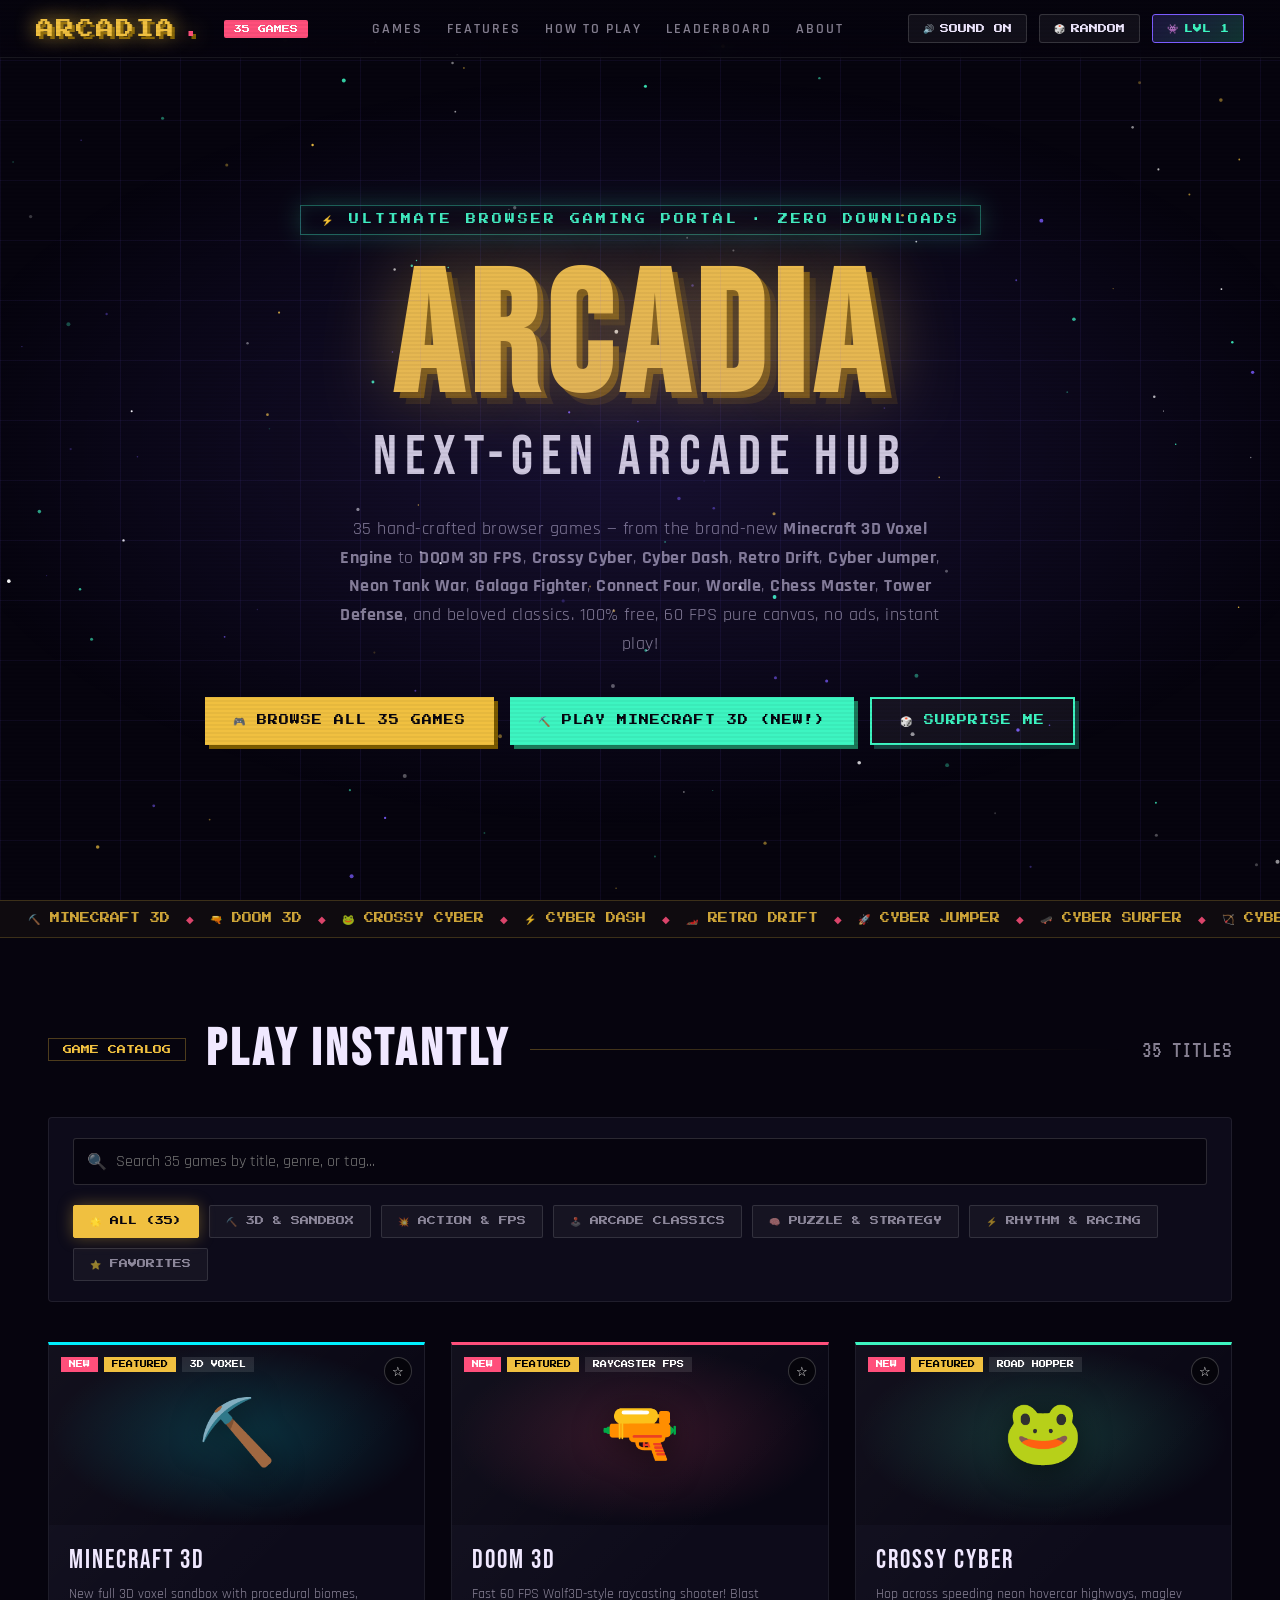
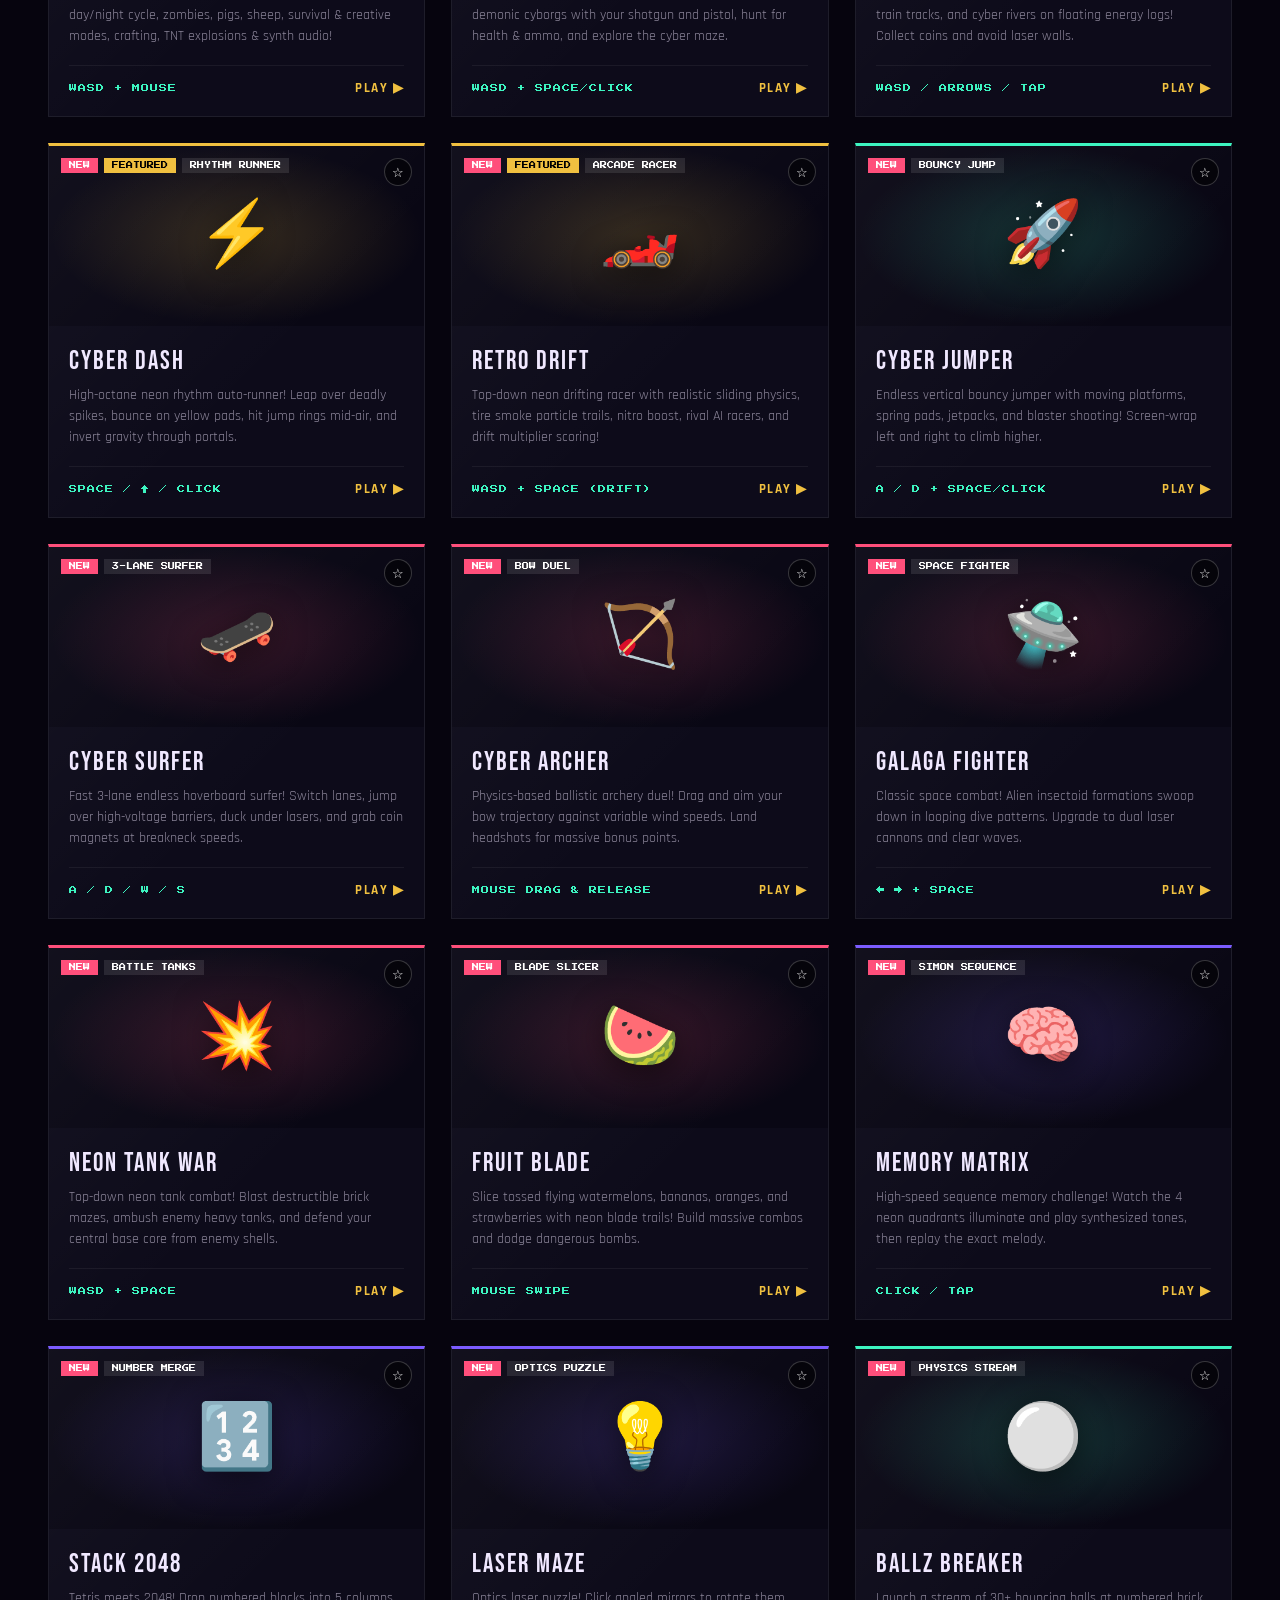
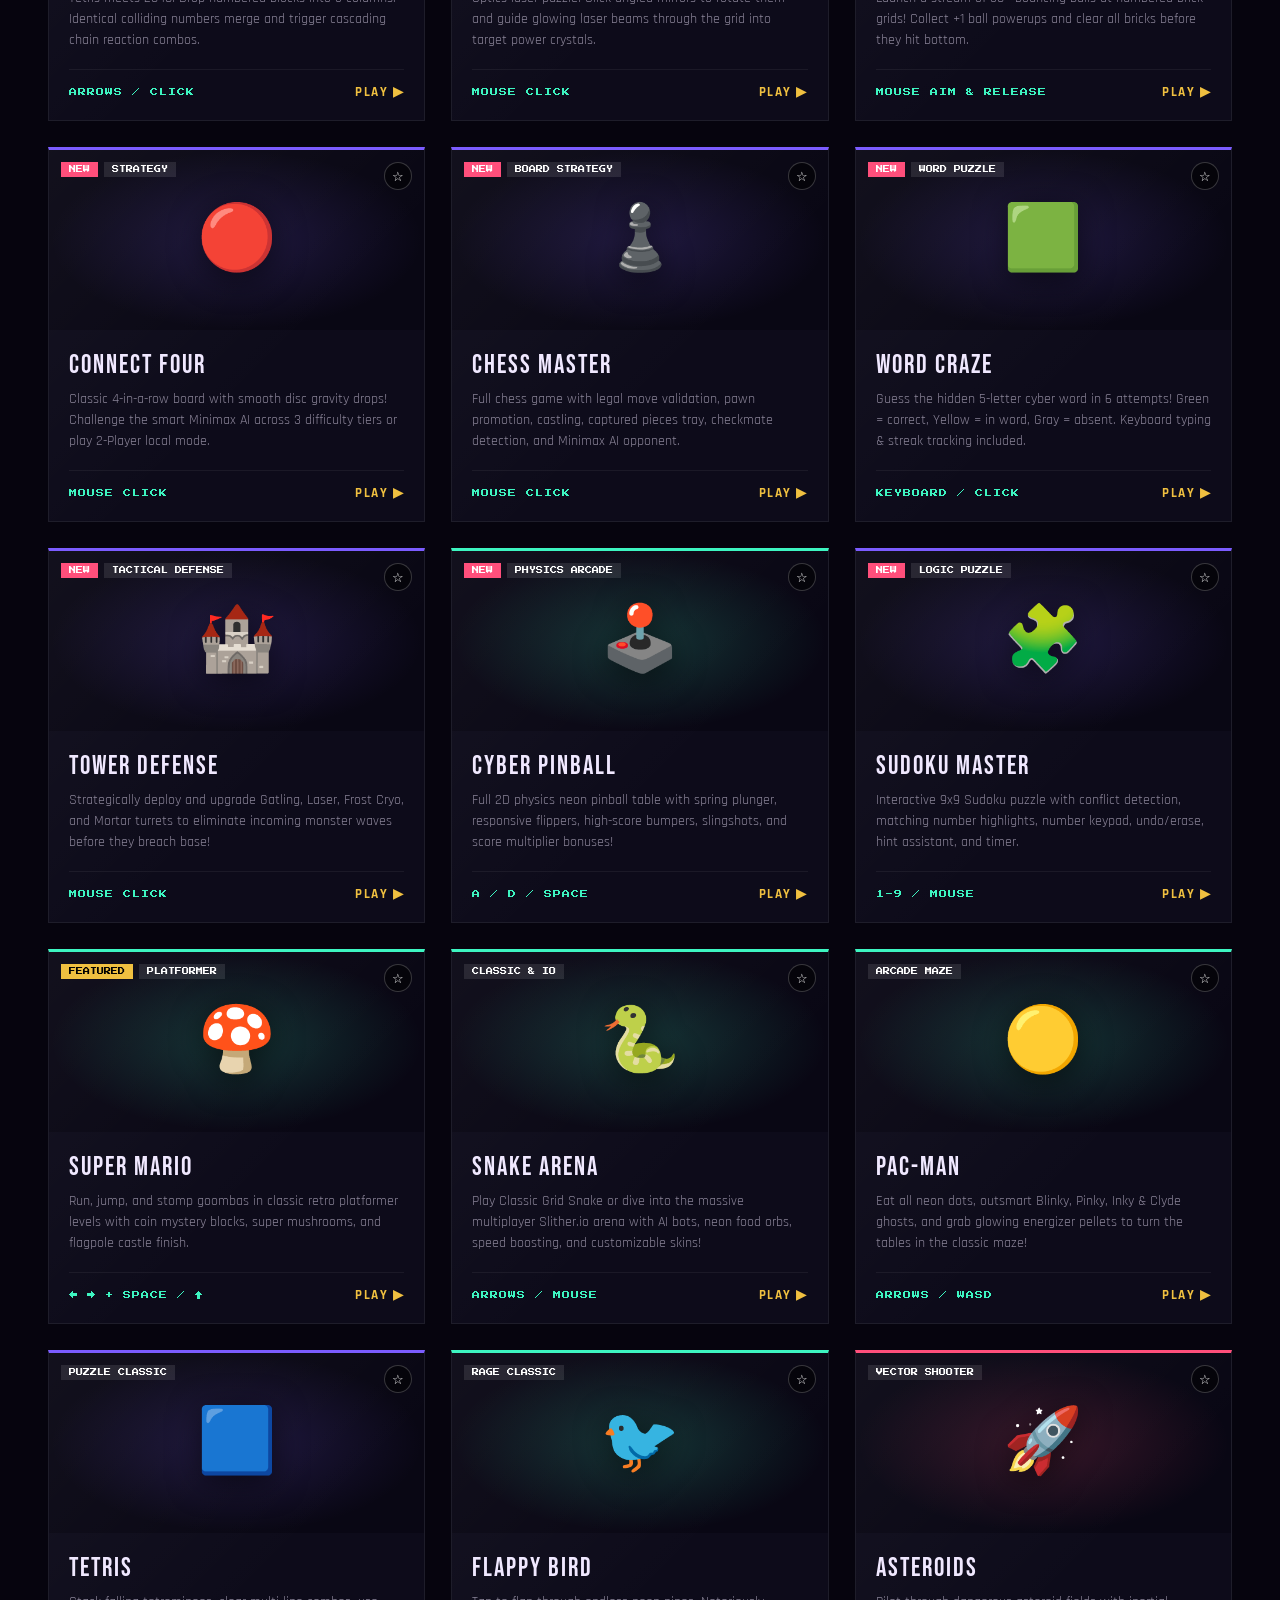
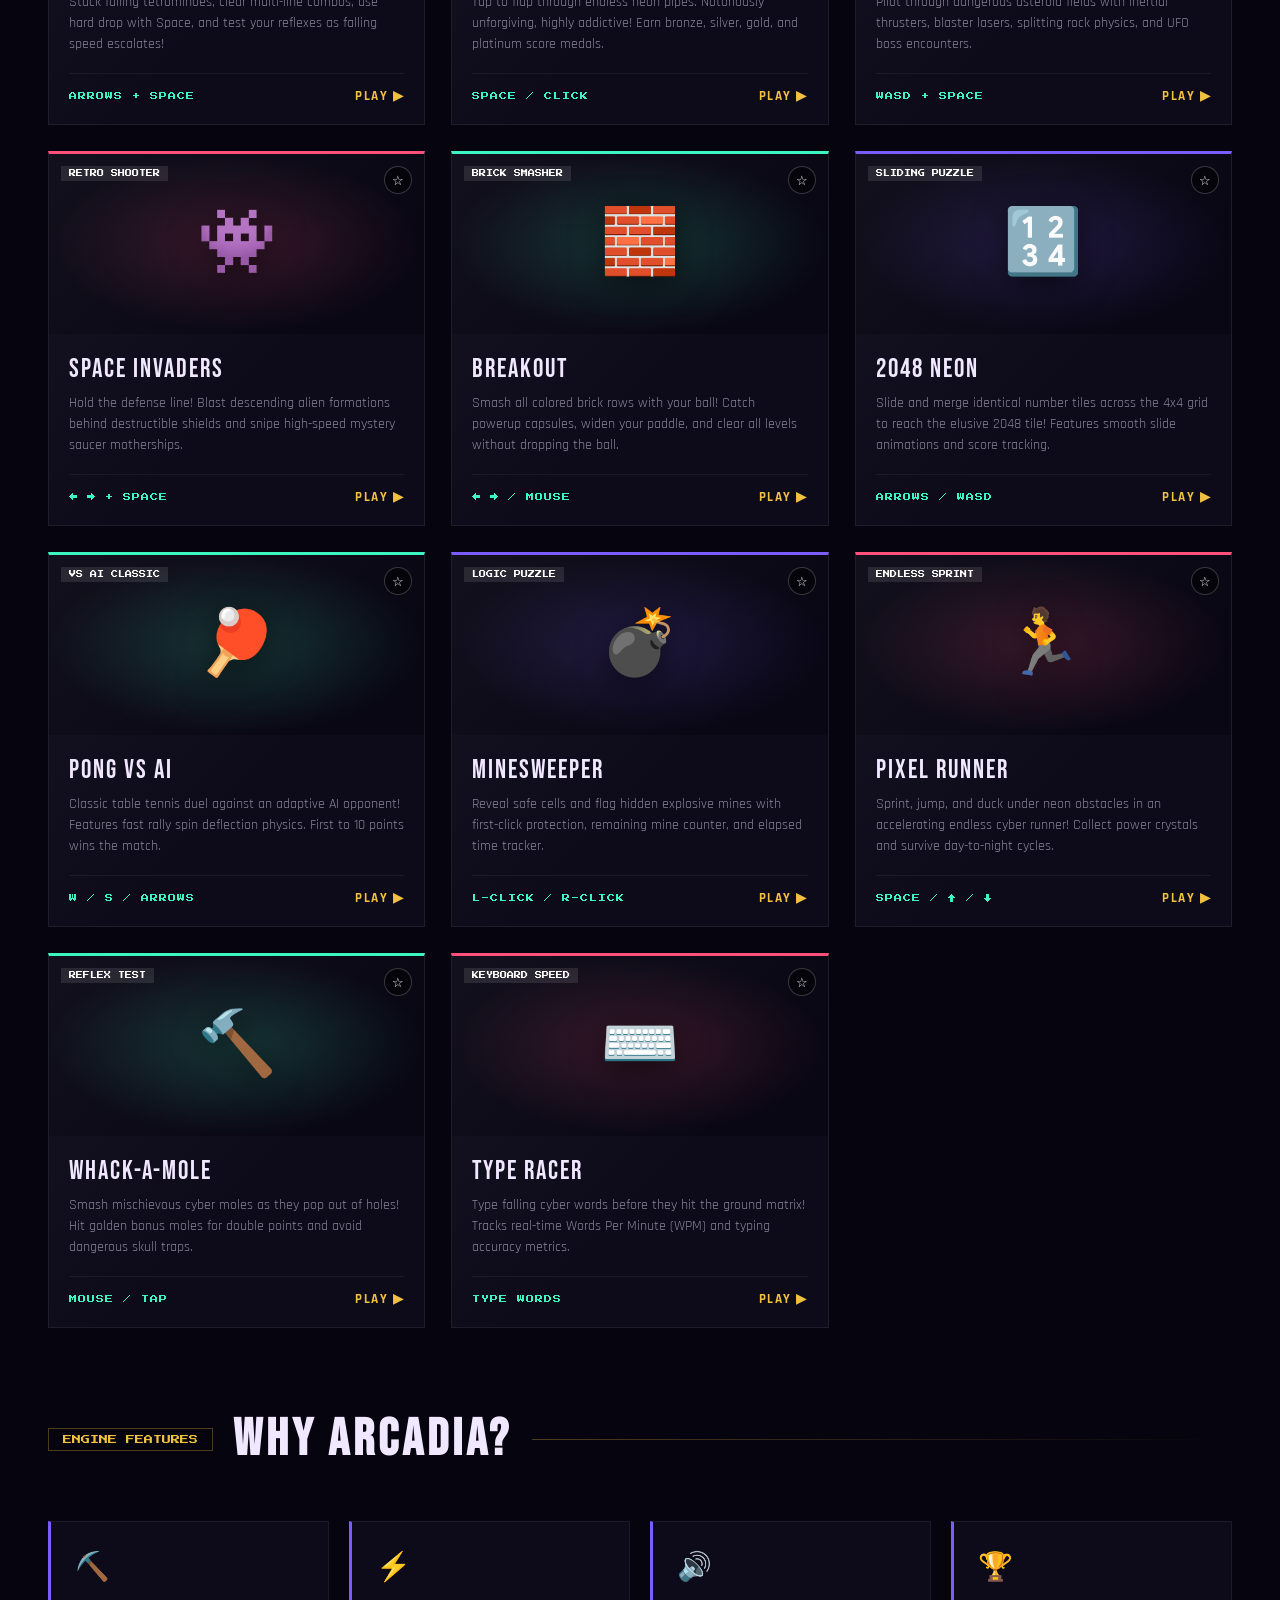
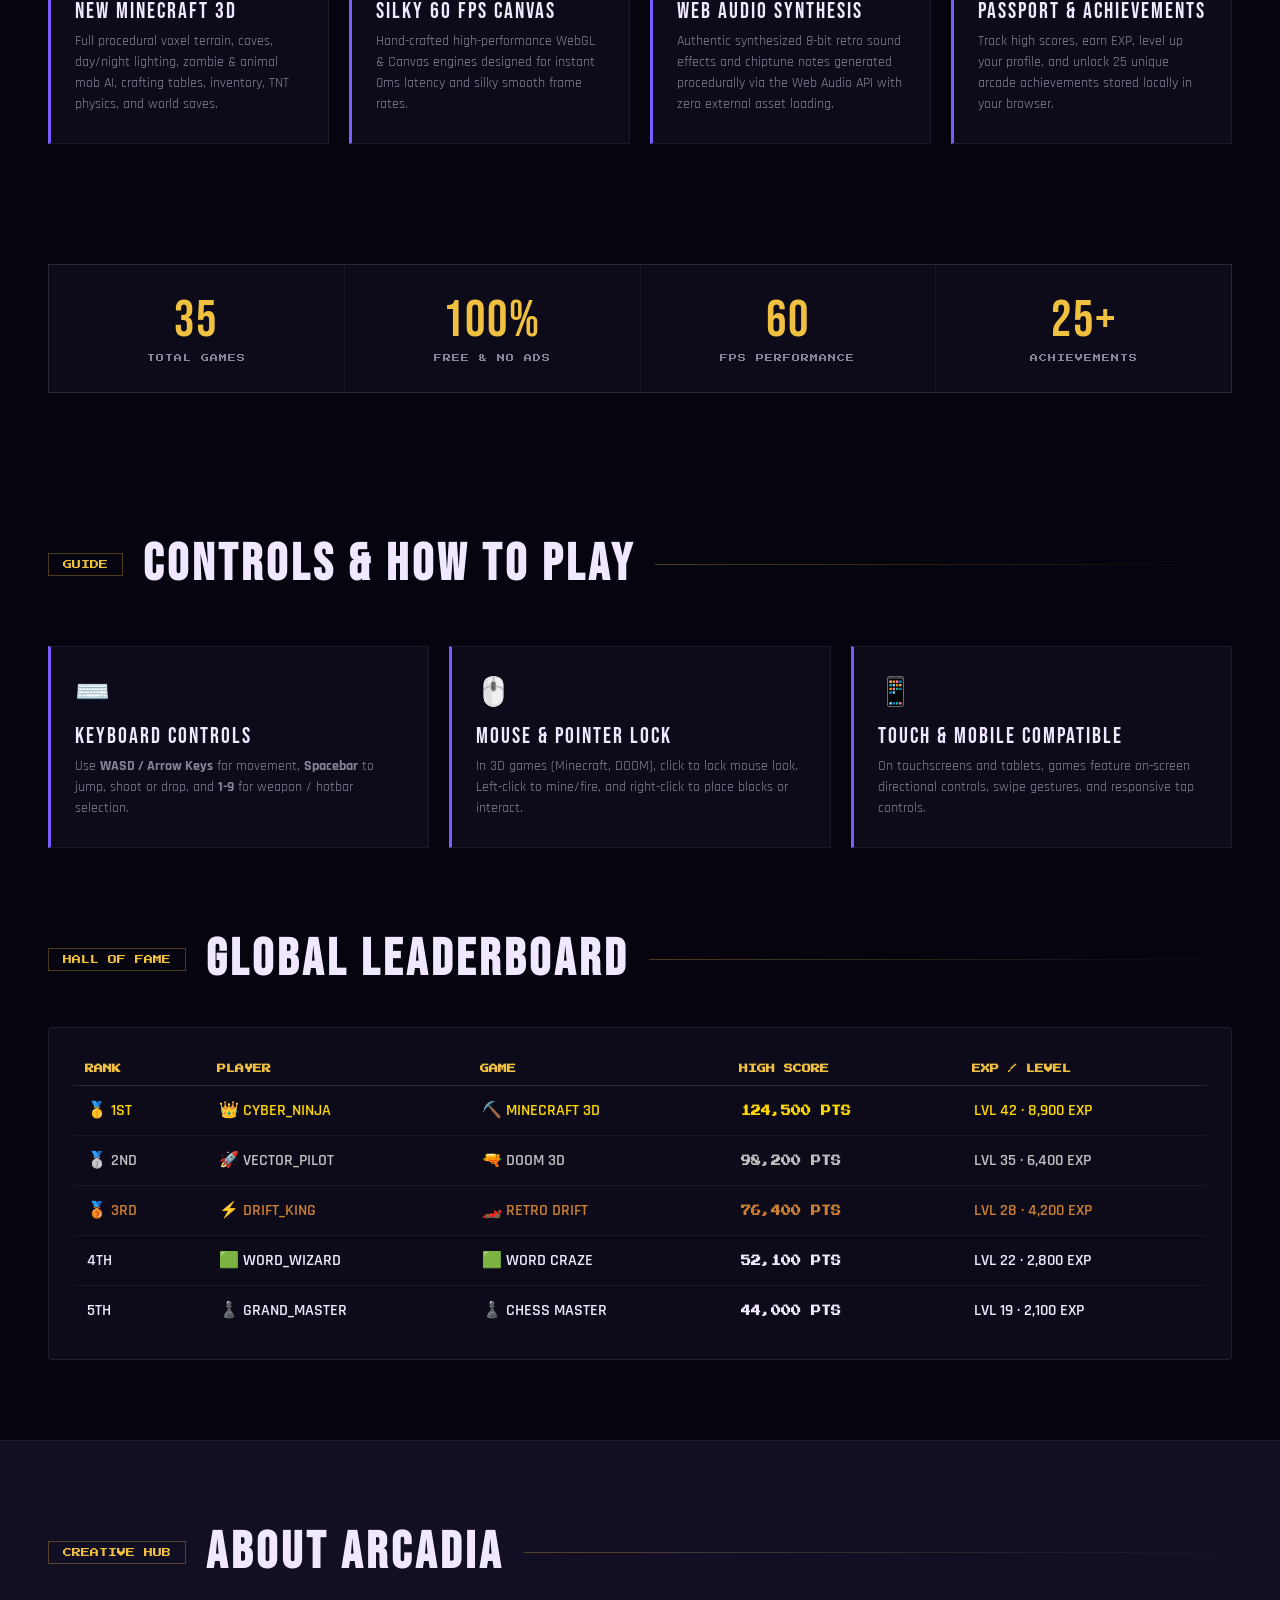
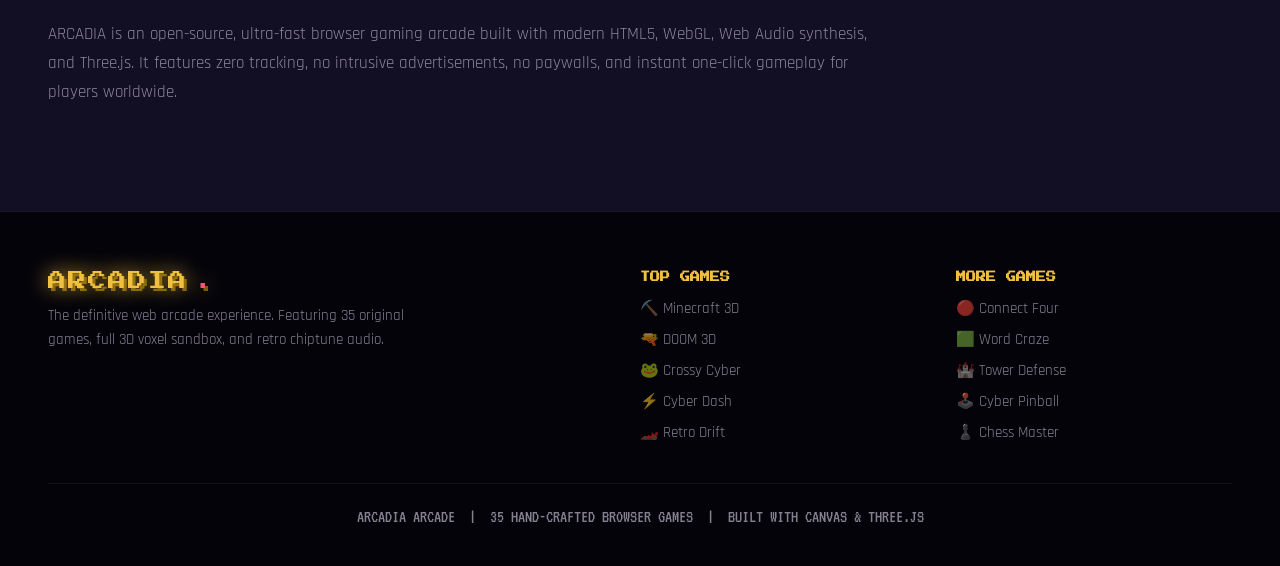
<file: index.html>
<!DOCTYPE html>
<html lang="en">
<head>
  <meta charset="UTF-8">
  <meta name="viewport" content="width=device-width, initial-scale=1.0">
  <title>ARCADIA — Ultimate Browser Game Hub & Minecraft 3D</title>
  <link rel="stylesheet" href="css/style.css">
</head>
<body>

  <!-- Background Animated Starfield -->
  <canvas id="stars"></canvas>

  <!-- ═══ NAVIGATION ═══ -->
  <nav>
    <div class="nav-left">
      <a href="#home" class="logo">ARCADIA<em>.</em></a>
      <span class="nav-badge">35 GAMES</span>
    </div>

    <div class="nav-links">
      <a href="#games">GAMES</a>
      <a href="#features">FEATURES</a>
      <a href="#howto">HOW TO PLAY</a>
      <a href="#leaderboard">LEADERBOARD</a>
      <a href="#about">ABOUT</a>
    </div>

    <div class="nav-actions">
      <button class="nav-btn" id="sound-toggle-btn" title="Toggle Sound">
        🔊 <span class="nav-btn-text">SOUND ON</span>
      </button>

      <button class="nav-btn" id="nav-random-btn" title="Surprise Me (Roulette)">
        🎲 <span class="nav-btn-text">RANDOM</span>
      </button>

      <button class="nav-btn user-badge-btn" id="passport-btn" title="Arcadia Passport & Achievements">
        <span id="user-avatar-badge">👾</span>
        <span id="user-level-badge">LVL 1</span>
      </button>
    </div>
  </nav>

  <!-- ═══ HERO ═══ -->
  <section id="home">
    <div class="hero-grid-lines"></div>

    <div class="hero-eyebrow">⚡ ULTIMATE BROWSER GAMING PORTAL · ZERO DOWNLOADS</div>
    <h1 class="hero-title">ARCADIA</h1>
    <div class="hero-subtitle">NEXT-GEN ARCADE HUB</div>

    <p class="hero-desc">
      35 hand-crafted browser games — from the brand-new <strong>Minecraft 3D Voxel Engine</strong> to <strong>DOOM 3D FPS</strong>, <strong>Crossy Cyber</strong>, <strong>Cyber Dash</strong>, <strong>Retro Drift</strong>, <strong>Cyber Jumper</strong>, <strong>Neon Tank War</strong>, <strong>Galaga Fighter</strong>, <strong>Connect Four</strong>, <strong>Wordle</strong>, <strong>Chess Master</strong>, <strong>Tower Defense</strong>, and beloved classics. 100% free, 60 FPS pure canvas, no ads, instant play!
    </p>

    <div class="hero-btns">
      <a href="#games" class="btn btn-gold">🎮 BROWSE ALL 35 GAMES</a>
      <button class="btn btn-teal" onclick="window.Arcadia.openMC()">⛏️ PLAY MINECRAFT 3D (NEW!)</button>
      <button class="btn btn-ghost" id="hero-random-btn">🎲 SURPRISE ME</button>
    </div>
  </section>

  <!-- ═══ MARQUEE ═══ -->
  <div class="marquee-band">
    <div class="marquee-track" id="marquee-track">
      <!-- Generated dynamically in JS -->
    </div>
  </div>

  <!-- ═══ GAMES SECTION ═══ -->
  <section class="section" id="games">
    <div class="section-max">
      <div class="sec-head">
        <span class="sec-tag">GAME CATALOG</span>
        <h2 class="sec-title">PLAY INSTANTLY</h2>
        <div class="sec-line"></div>
        <span class="sec-count">35 TITLES</span>
      </div>

      <!-- Filter & Search Toolbar -->
      <div class="filter-search-wrap">
        <div class="search-sort-row">
          <div class="search-box-wrap">
            <span class="search-icon">🔍</span>
            <input type="text" id="game-search-input" class="search-input" placeholder="Search 35 games by title, genre, or tag...">
          </div>
        </div>

        <div class="category-tabs">
          <button class="cat-tab active" data-cat="all">🌟 ALL (35)</button>
          <button class="cat-tab" data-cat="3d">⛏️ 3D & SANDBOX</button>
          <button class="cat-tab" data-cat="action">💥 ACTION & FPS</button>
          <button class="cat-tab" data-cat="arcade">🕹️ ARCADE CLASSICS</button>
          <button class="cat-tab" data-cat="puzzle">🧠 PUZZLE & STRATEGY</button>
          <button class="cat-tab" data-cat="rhythm">⚡ RHYTHM & RACING</button>
          <button class="cat-tab" data-cat="favorites">⭐ FAVORITES</button>
        </div>
      </div>

      <!-- Games Grid -->
      <div class="games-grid" id="games-grid">
        <!-- Rendered dynamically by main.js -->
      </div>
    </div>
  </section>

  <!-- ═══ FEATURES STRIP ═══ -->
  <section class="section" id="features" style="padding-top:0;">
    <div class="section-max">
      <div class="sec-head">
        <span class="sec-tag">ENGINE FEATURES</span>
        <h2 class="sec-title">WHY ARCADIA?</h2>
        <div class="sec-line"></div>
      </div>

      <div class="features-strip">
        <div class="feat-item">
          <span class="feat-icon">⛏️</span>
          <div class="feat-title">NEW MINECRAFT 3D</div>
          <div class="feat-desc">Full procedural voxel terrain, caves, day/night lighting, zombie & animal mob AI, crafting tables, inventory, TNT physics, and world saves.</div>
        </div>
        <div class="feat-item">
          <span class="feat-icon">⚡</span>
          <div class="feat-title">SILKY 60 FPS CANVAS</div>
          <div class="feat-desc">Hand-crafted high-performance WebGL & Canvas engines designed for instant 0ms latency and silky smooth frame rates.</div>
        </div>
        <div class="feat-item">
          <span class="feat-icon">🔊</span>
          <div class="feat-title">WEB AUDIO SYNTHESIS</div>
          <div class="feat-desc">Authentic synthesized 8-bit retro sound effects and chiptune notes generated procedurally via the Web Audio API with zero external asset loading.</div>
        </div>
        <div class="feat-item">
          <span class="feat-icon">🏆</span>
          <div class="feat-title">PASSPORT & ACHIEVEMENTS</div>
          <div class="feat-desc">Track high scores, earn EXP, level up your profile, and unlock 25 unique arcade achievements stored locally in your browser.</div>
        </div>
      </div>
    </div>
  </section>

  <!-- ═══ STATS BAR ═══ -->
  <section class="section" style="padding-top:0; padding-bottom:60px;">
    <div class="section-max">
      <div class="stats-bar">
        <div class="stat-cell">
          <div class="stat-num">35</div>
          <div class="stat-lbl">TOTAL GAMES</div>
        </div>
        <div class="stat-cell">
          <div class="stat-num">100%</div>
          <div class="stat-lbl">FREE & NO ADS</div>
        </div>
        <div class="stat-cell">
          <div class="stat-num">60</div>
          <div class="stat-lbl">FPS PERFORMANCE</div>
        </div>
        <div class="stat-cell">
          <div class="stat-num">25+</div>
          <div class="stat-lbl">ACHIEVEMENTS</div>
        </div>
      </div>
    </div>
  </section>

  <!-- ═══ HOW TO PLAY ═══ -->
  <section class="section" id="howto">
    <div class="section-max">
      <div class="sec-head">
        <span class="sec-tag">GUIDE</span>
        <h2 class="sec-title">CONTROLS & HOW TO PLAY</h2>
        <div class="sec-line"></div>
      </div>

      <div class="features-strip">
        <div class="feat-item">
          <span class="feat-icon">⌨️</span>
          <div class="feat-title">KEYBOARD CONTROLS</div>
          <div class="feat-desc">Use <strong>WASD / Arrow Keys</strong> for movement, <strong>Spacebar</strong> to jump, shoot or drop, and <strong>1-9</strong> for weapon / hotbar selection.</div>
        </div>
        <div class="feat-item">
          <span class="feat-icon">🖱️</span>
          <div class="feat-title">MOUSE & POINTER LOCK</div>
          <div class="feat-desc">In 3D games (Minecraft, DOOM), click to lock mouse look. Left-click to mine/fire, and right-click to place blocks or interact.</div>
        </div>
        <div class="feat-item">
          <span class="feat-icon">📱</span>
          <div class="feat-title">TOUCH & MOBILE COMPATIBLE</div>
          <div class="feat-desc">On touchscreens and tablets, games feature on-screen directional controls, swipe gestures, and responsive tap controls.</div>
        </div>
      </div>
    </div>
  </section>

  <!-- ═══ LEADERBOARD ═══ -->
  <section class="section" id="leaderboard" style="padding-top:0;">
    <div class="section-max">
      <div class="sec-head">
        <span class="sec-tag">HALL OF FAME</span>
        <h2 class="sec-title">GLOBAL LEADERBOARD</h2>
        <div class="sec-line"></div>
      </div>

      <div style="background:var(--bg2); border:1px solid rgba(255,255,255,0.08); padding:24px; border-radius:4px; overflow-x:auto;">
        <table style="width:100%; border-collapse:collapse; text-align:left;">
          <thead>
            <tr style="border-bottom:1px solid rgba(255,255,255,0.12); font-family:'Press Start 2P',monospace; font-size:9px; color:var(--c1);">
              <th style="padding:12px;">RANK</th>
              <th style="padding:12px;">PLAYER</th>
              <th style="padding:12px;">GAME</th>
              <th style="padding:12px;">HIGH SCORE</th>
              <th style="padding:12px;">EXP / LEVEL</th>
            </tr>
          </thead>
          <tbody style="font-family:'Rajdhani',sans-serif; font-size:16px; font-weight:600;">
            <tr style="border-bottom:1px solid rgba(255,255,255,0.05); color:#ffd700;">
              <td style="padding:14px;">🥇 1ST</td>
              <td style="padding:14px;">👑 CYBER_NINJA</td>
              <td style="padding:14px;">⛏️ MINECRAFT 3D</td>
              <td style="padding:14px; font-family:'Press Start 2P'; font-size:10px;">124,500 PTS</td>
              <td style="padding:14px;">LVL 42 · 8,900 EXP</td>
            </tr>
            <tr style="border-bottom:1px solid rgba(255,255,255,0.05); color:#c0c0c0;">
              <td style="padding:14px;">🥈 2ND</td>
              <td style="padding:14px;">🚀 VECTOR_PILOT</td>
              <td style="padding:14px;">🔫 DOOM 3D</td>
              <td style="padding:14px; font-family:'Press Start 2P'; font-size:10px;">98,200 PTS</td>
              <td style="padding:14px;">LVL 35 · 6,400 EXP</td>
            </tr>
            <tr style="border-bottom:1px solid rgba(255,255,255,0.05); color:#cd7f32;">
              <td style="padding:14px;">🥉 3RD</td>
              <td style="padding:14px;">⚡ DRIFT_KING</td>
              <td style="padding:14px;">🏎️ RETRO DRIFT</td>
              <td style="padding:14px; font-family:'Press Start 2P'; font-size:10px;">76,400 PTS</td>
              <td style="padding:14px;">LVL 28 · 4,200 EXP</td>
            </tr>
            <tr style="border-bottom:1px solid rgba(255,255,255,0.05);">
              <td style="padding:14px;">4TH</td>
              <td style="padding:14px;">🟩 WORD_WIZARD</td>
              <td style="padding:14px;">🟩 WORD CRAZE</td>
              <td style="padding:14px; font-family:'Press Start 2P'; font-size:10px;">52,100 PTS</td>
              <td style="padding:14px;">LVL 22 · 2,800 EXP</td>
            </tr>
            <tr>
              <td style="padding:14px;">5TH</td>
              <td style="padding:14px;">♟️ GRAND_MASTER</td>
              <td style="padding:14px;">♟️ CHESS MASTER</td>
              <td style="padding:14px; font-family:'Press Start 2P'; font-size:10px;">44,000 PTS</td>
              <td style="padding:14px;">LVL 19 · 2,100 EXP</td>
            </tr>
          </tbody>
        </table>
      </div>
    </div>
  </section>

  <!-- ═══ ABOUT SECTION ═══ -->
  <section class="section" id="about" style="background:var(--bg3); border-top:1px solid rgba(255,255,255,0.06);">
    <div class="section-max">
      <div class="sec-head">
        <span class="sec-tag">CREATIVE HUB</span>
        <h2 class="sec-title">ABOUT ARCADIA</h2>
        <div class="sec-line"></div>
      </div>

      <p style="font-size:17px; line-height:1.7; color:var(--dim); max-width:820px; margin-bottom:24px;">
        ARCADIA is an open-source, ultra-fast browser gaming arcade built with modern HTML5, WebGL, Web Audio synthesis, and Three.js. It features zero tracking, no intrusive advertisements, no paywalls, and instant one-click gameplay for players worldwide.
      </p>
    </div>
  </section>

  <!-- ═══ FOOTER ═══ -->
  <footer>
    <div class="section-max">
      <div class="footer-grid">
        <div class="footer-brand">
          <div class="logo">ARCADIA<em>.</em></div>
          <p>The definitive web arcade experience. Featuring 35 original games, full 3D voxel sandbox, and retro chiptune audio.</p>
        </div>
        <div class="footer-col">
          <h4>TOP GAMES</h4>
          <ul>
            <li><a href="#games" onclick="window.Arcadia.openMC()">⛏️ Minecraft 3D</a></li>
            <li><a href="#games" onclick="window.Arcadia.openGame('doom')">🔫 DOOM 3D</a></li>
            <li><a href="#games" onclick="window.Arcadia.openGame('crossy')">🐸 Crossy Cyber</a></li>
            <li><a href="#games" onclick="window.Arcadia.openGame('dash')">⚡ Cyber Dash</a></li>
            <li><a href="#games" onclick="window.Arcadia.openGame('drift')">🏎️ Retro Drift</a></li>
          </ul>
        </div>
        <div class="footer-col">
          <h4>MORE GAMES</h4>
          <ul>
            <li><a href="#games" onclick="window.Arcadia.openGame('connect4')">🔴 Connect Four</a></li>
            <li><a href="#games" onclick="window.Arcadia.openGame('wordle')">🟩 Word Craze</a></li>
            <li><a href="#games" onclick="window.Arcadia.openGame('towerdefense')">🏰 Tower Defense</a></li>
            <li><a href="#games" onclick="window.Arcadia.openGame('pinball')">🕹️ Cyber Pinball</a></li>
            <li><a href="#games" onclick="window.Arcadia.openGame('chess')">♟️ Chess Master</a></li>
          </ul>
        </div>
      </div>
      <div class="footer-bottom">
        ARCADIA ARCADE &nbsp;|&nbsp; 35 HAND-CRAFTED BROWSER GAMES &nbsp;|&nbsp; BUILT WITH CANVAS & THREE.JS
      </div>
    </div>
  </footer>

  <!-- ═══ MINECRAFT FULLSCREEN OVERLAY ═══ -->
  <div id="mc-overlay">
    <button id="mc-exit-btn" onclick="window.Arcadia.closeMC()">✕ EXIT TO ARCADIA</button>
    <iframe id="mc-frame" src="about:blank" style="width:100%;height:100%;border:none;display:block;" allow="pointer-lock; fullscreen; autoplay"></iframe>
  </div>

  <!-- ═══ UNIVERSAL GAME MODAL ═══ -->
  <div id="modal-overlay">
    <div class="modal-box">
      <div class="modal-header">
        <div class="modal-title" id="modal-title">GAME TITLE</div>
        <div class="modal-actions">
          <div class="modal-score" id="modal-score">SCORE: 0</div>
          <button class="modal-close-btn" onclick="window.Arcadia.closeModal()">✕</button>
        </div>
      </div>

      <div id="game-canvas-area">
        <canvas id="game-canvas"></canvas>

        <!-- In-Canvas Game Over Banner -->
        <div id="gover">
          <div id="gover-title">GAME OVER</div>
          <div id="gover-sub">SCORE: 0</div>
          <button class="btn btn-gold" id="gover-restart" style="padding:12px 24px; font-size:9px;">PLAY AGAIN</button>
        </div>

        <!-- Virtual Touch Controls for Mobile & Arcade Mode -->
        <div class="virtual-controls-wrap">
          <div class="virtual-dpad">
            <button class="dpad-btn" id="vpad-up">▲</button>
            <button class="dpad-btn" id="vpad-left">◀</button>
            <div id="vpad-center"></div>
            <button class="dpad-btn" id="vpad-right">▶</button>
            <button class="dpad-btn" id="vpad-down">▼</button>
          </div>
          <div class="virtual-actions">
            <button class="act-btn" id="vpad-b">B</button>
            <button class="act-btn" id="vpad-a">A</button>
          </div>
        </div>
      </div>

      <div class="options-bar" id="options-bar"></div>
      <div class="game-instr" id="game-instr"></div>
    </div>
  </div>

  <!-- ═══ PASSPORT & ACHIEVEMENTS MODAL ═══ -->
  <div id="passport-modal">
    <div class="passport-box">
      <div class="passport-header">
        <div class="modal-title">👾 ARCADIA PASSPORT & ACHIEVEMENTS</div>
        <button class="modal-close-btn" id="passport-close-btn">✕</button>
      </div>

      <div class="passport-body">
        <div class="passport-profile-card">
          <div class="passport-avatar" id="passport-avatar-display">👾</div>
          <div class="passport-user-info">
            <div class="passport-username" id="passport-user-display">PLAYER 1</div>
            <div class="passport-level" id="passport-level-display">LEVEL 1</div>
            <div class="exp-bar-wrap">
              <div class="exp-bar-fill" id="passport-exp-fill"></div>
            </div>
            <div style="font-family:'VT323'; font-size:18px; color:var(--dim); margin-top:6px;" id="passport-exp-text">0 / 100 EXP</div>
          </div>
        </div>

        <div>
          <div style="font-family:'Press Start 2P'; font-size:10px; color:var(--c1); margin-bottom:14px; letter-spacing:1px;">
            🏆 UNLOCKED ACHIEVEMENTS
          </div>
          <div class="achievements-grid" id="passport-achievements-grid">
            <!-- Rendered in JS -->
          </div>
        </div>
      </div>
    </div>
  </div>

  <!-- ═══ SCRIPTS ═══ -->
  <script src="js/audio.js"></script>
  <script src="js/achievements.js"></script>
  <script src="js/games/classic.js"></script>
  <script src="js/games/doom.js"></script>
  <script src="js/games/crossy.js"></script>
  <script src="js/games/dash.js"></script>
  <script src="js/games/drift.js"></script>
  <script src="js/games/jumper.js"></script>
  <script src="js/games/surfer.js"></script>
  <script src="js/games/archer.js"></script>
  <script src="js/games/galaga.js"></script>
  <script src="js/games/tanks.js"></script>
  <script src="js/games/fruitblade.js"></script>
  <script src="js/games/simon.js"></script>
  <script src="js/games/stack2048.js"></script>
  <script src="js/games/lasermaze.js"></script>
  <script src="js/games/ballz.js"></script>
  <script src="js/games/connect4.js"></script>
  <script src="js/games/chess.js"></script>
  <script src="js/games/wordle.js"></script>
  <script src="js/games/towerdefense.js"></script>
  <script src="js/games/pinball.js"></script>
  <script src="js/games/sudoku.js"></script>
  <script src="js/main.js"></script>
</body>
</html>
</file>
<file: css/style.css>
@import url('https://fonts.googleapis.com/css2?family=Press+Start+2P&family=VT323&family=Rajdhani:wght@400;500;600;700&family=Bebas+Neue&family=Orbitron:wght@500;700;900&display=swap');

:root {
  --bg: #06040e;
  --bg2: #0d0b1a;
  --bg3: #120e24;
  --c1: #f0c040; /* Gold */
  --c2: #ff4f7b; /* Neon Pink/Red */
  --c3: #3df5c1; /* Neon Teal/Green */
  --c4: #7b5cff; /* Neon Purple */
  --c5: #ff8c42; /* Neon Orange */
  --c6: #44aaff; /* Cyber Blue */
  --text: #f0e8ff;
  --dim: rgba(240, 232, 255, 0.55);
}

* { margin: 0; padding: 0; box-sizing: border-box; }
html { scroll-behavior: smooth; }
body {
  background: var(--bg);
  color: var(--text);
  font-family: 'Rajdhani', sans-serif;
  overflow-x: hidden;
  cursor: default;
}

/* CRT Scanlines Overlay */
body::after {
  content: '';
  position: fixed;
  inset: 0;
  z-index: 9990;
  background: repeating-linear-gradient(0deg, transparent, transparent 2px, rgba(0, 0, 0, 0.04) 2px, rgba(0, 0, 0, 0.04) 4px);
  pointer-events: none;
}

/* Background Animated Canvas */
#stars {
  position: fixed;
  inset: 0;
  z-index: 0;
  pointer-events: none;
}

/* ═══ NAVIGATION ═══ */
nav {
  position: fixed;
  top: 0; left: 0; right: 0;
  z-index: 500;
  display: flex;
  align-items: center;
  justify-content: space-between;
  padding: 14px 36px;
  background: linear-gradient(to bottom, rgba(6, 4, 14, 0.98), rgba(6, 4, 14, 0.75));
  backdrop-filter: blur(12px);
  border-bottom: 1px solid rgba(255, 255, 255, 0.08);
}

.nav-left {
  display: flex;
  align-items: center;
  gap: 20px;
}

.logo {
  font-family: 'Press Start 2P', monospace;
  font-size: 18px;
  color: var(--c1);
  text-shadow: 0 0 20px var(--c1), 3px 3px 0 #7a5a00;
  cursor: pointer;
  letter-spacing: 2px;
  text-decoration: none;
  display: flex;
  align-items: center;
  gap: 8px;
}
.logo em { color: var(--c2); font-style: normal; }

.nav-badge {
  font-family: 'Press Start 2P', monospace;
  font-size: 8px;
  background: var(--c2);
  color: #fff;
  padding: 5px 10px;
  border-radius: 2px;
  animation: navPulse 2s infinite;
}

@keyframes navPulse {
  0%, 100% { box-shadow: 0 0 0 0 rgba(255, 79, 123, 0.6); }
  50% { box-shadow: 0 0 0 8px rgba(255, 79, 123, 0); }
}

.nav-links {
  display: flex;
  gap: 24px;
  align-items: center;
}

.nav-links a {
  font-family: 'Rajdhani', sans-serif;
  font-weight: 600;
  font-size: 14px;
  letter-spacing: 2px;
  color: var(--dim);
  text-decoration: none;
  text-transform: uppercase;
  transition: color 0.2s, text-shadow 0.2s;
}
.nav-links a:hover {
  color: var(--c3);
  text-shadow: 0 0 10px var(--c3);
}

.nav-actions {
  display: flex;
  align-items: center;
  gap: 12px;
}

.nav-btn {
  font-family: 'Press Start 2P', monospace;
  font-size: 9px;
  padding: 8px 14px;
  background: rgba(255, 255, 255, 0.05);
  border: 1px solid rgba(255, 255, 255, 0.15);
  color: var(--text);
  cursor: pointer;
  transition: all 0.2s;
  display: flex;
  align-items: center;
  gap: 6px;
  border-radius: 3px;
}
.nav-btn:hover {
  background: rgba(240, 192, 64, 0.15);
  border-color: var(--c1);
  color: var(--c1);
  transform: translateY(-1px);
}
.nav-btn.muted {
  border-color: var(--c2);
  color: var(--c2);
}

.user-badge-btn {
  background: linear-gradient(135deg, rgba(123, 92, 255, 0.2), rgba(61, 245, 193, 0.2));
  border: 1px solid var(--c4);
  color: var(--c3);
}
.user-badge-btn:hover {
  border-color: var(--c3);
  box-shadow: 0 0 15px rgba(61, 245, 193, 0.3);
}

/* ═══ HERO ═══ */
#home {
  min-height: 100vh;
  display: flex;
  flex-direction: column;
  align-items: center;
  justify-content: center;
  position: relative;
  z-index: 1;
  padding: 120px 24px 70px;
  text-align: center;
  overflow: hidden;
}

.hero-grid-lines {
  position: absolute;
  inset: 0;
  overflow: hidden;
  pointer-events: none;
}
.hero-grid-lines::before {
  content: '';
  position: absolute;
  inset: 0;
  background:
    linear-gradient(90deg, rgba(123, 92, 255, 0.08) 1px, transparent 1px) 0 0/60px 60px,
    linear-gradient(rgba(123, 92, 255, 0.08) 1px, transparent 1px) 0 0/60px 60px;
}
.hero-grid-lines::after {
  content: '';
  position: absolute;
  inset: 0;
  background: radial-gradient(ellipse 80% 60% at 50% 50%, rgba(123, 92, 255, 0.15), transparent 70%);
}

.hero-eyebrow {
  font-family: 'Press Start 2P', monospace;
  font-size: 10px;
  letter-spacing: 3px;
  color: var(--c3);
  border: 1px solid rgba(61, 245, 193, 0.4);
  padding: 8px 20px;
  margin-bottom: 28px;
  box-shadow: 0 0 25px rgba(61, 245, 193, 0.2), inset 0 0 15px rgba(61, 245, 193, 0.1);
  display: inline-block;
}

.hero-title {
  font-family: 'Bebas Neue', sans-serif;
  font-size: clamp(70px, 15vw, 170px);
  line-height: 0.92;
  letter-spacing: 8px;
  color: var(--c1);
  text-shadow: 0 0 70px rgba(240, 192, 64, 0.45), 6px 6px 0 #6a4a00, 12px 12px 0 rgba(106, 74, 0, 0.25);
}

.hero-subtitle {
  font-family: 'Bebas Neue', sans-serif;
  font-size: clamp(26px, 5vw, 56px);
  letter-spacing: 8px;
  color: var(--text);
  opacity: 0.85;
  margin-top: 4px;
}

.hero-desc {
  max-width: 620px;
  font-size: 18px;
  line-height: 1.6;
  color: var(--dim);
  margin: 24px auto 38px;
  letter-spacing: 0.5px;
}

.hero-btns {
  display: flex;
  gap: 16px;
  flex-wrap: wrap;
  justify-content: center;
}

.btn {
  font-family: 'Press Start 2P', monospace;
  font-size: 10px;
  letter-spacing: 1px;
  padding: 16px 28px;
  border: none;
  cursor: pointer;
  text-transform: uppercase;
  text-decoration: none;
  display: inline-flex;
  align-items: center;
  gap: 8px;
  transition: transform 0.15s, box-shadow 0.15s;
  position: relative;
}
.btn:hover { transform: translateY(-3px); }

.btn-gold {
  background: var(--c1);
  color: #06040e;
  box-shadow: 4px 4px 0 #7a5a00;
}
.btn-gold:hover { box-shadow: 7px 7px 0 #7a5a00; }

.btn-teal {
  background: var(--c3);
  color: #06040e;
  box-shadow: 4px 4px 0 #1b7a5a;
}
.btn-teal:hover { box-shadow: 7px 7px 0 #1b7a5a; }

.btn-ghost {
  background: rgba(255, 255, 255, 0.05);
  color: var(--c3);
  border: 2px solid var(--c3);
  box-shadow: 4px 4px 0 rgba(61, 245, 193, 0.25);
}
.btn-ghost:hover {
  background: rgba(61, 245, 193, 0.1);
  box-shadow: 7px 7px 0 rgba(61, 245, 193, 0.35);
}

/* ═══ MARQUEE ═══ */
.marquee-band {
  overflow: hidden;
  border-top: 1px solid rgba(240, 192, 64, 0.2);
  border-bottom: 1px solid rgba(240, 192, 64, 0.2);
  background: rgba(240, 192, 64, 0.04);
  padding: 12px 0;
  position: relative;
  z-index: 1;
}
.marquee-track {
  display: flex;
  width: max-content;
  animation: marquee 32s linear infinite;
}
.marquee-track:hover { animation-play-state: paused; }
.mitem {
  font-family: 'Press Start 2P', monospace;
  font-size: 10px;
  color: var(--c1);
  white-space: nowrap;
  padding: 0 28px;
  opacity: 0.85;
}
.mitem .sep { color: var(--c2); margin: 0 6px; }

@keyframes marquee {
  0% { transform: translateX(0); }
  100% { transform: translateX(-50%); }
}

/* ═══ SECTION COMMONS ═══ */
.section {
  position: relative;
  z-index: 1;
  padding: 80px 48px;
}
.section-max {
  max-width: 1400px;
  margin: 0 auto;
}
.sec-head {
  display: flex;
  align-items: center;
  gap: 20px;
  margin-bottom: 36px;
}
.sec-tag {
  font-family: 'Press Start 2P', monospace;
  font-size: 9px;
  color: var(--c1);
  border: 1px solid rgba(240, 192, 64, 0.3);
  padding: 6px 14px;
  white-space: nowrap;
}
.sec-title {
  font-family: 'Bebas Neue', sans-serif;
  font-size: clamp(32px, 4.5vw, 52px);
  letter-spacing: 4px;
  color: var(--text);
}
.sec-line {
  flex: 1;
  height: 1px;
  background: linear-gradient(to right, rgba(240, 192, 64, 0.3), transparent);
}
.sec-count {
  font-family: 'VT323', monospace;
  font-size: 24px;
  color: var(--dim);
  white-space: nowrap;
}

/* ═══ FILTER & SEARCH BAR ═══ */
.filter-search-wrap {
  display: flex;
  flex-direction: column;
  gap: 20px;
  margin-bottom: 40px;
  background: var(--bg2);
  border: 1px solid rgba(255, 255, 255, 0.08);
  padding: 20px 24px;
  border-radius: 4px;
}

.search-sort-row {
  display: flex;
  gap: 16px;
  align-items: center;
  flex-wrap: wrap;
}

.search-box-wrap {
  flex: 1;
  min-width: 260px;
  position: relative;
}

.search-input {
  width: 100%;
  background: var(--bg);
  border: 1px solid rgba(255, 255, 255, 0.15);
  color: var(--text);
  font-family: 'Rajdhani', sans-serif;
  font-size: 16px;
  padding: 12px 18px 12px 42px;
  border-radius: 3px;
  outline: none;
  transition: border-color 0.2s, box-shadow 0.2s;
}
.search-input:focus {
  border-color: var(--c3);
  box-shadow: 0 0 15px rgba(61, 245, 193, 0.25);
}
.search-icon {
  position: absolute;
  left: 14px;
  top: 50%;
  transform: translateY(-50%);
  font-size: 16px;
  color: var(--dim);
  pointer-events: none;
}

.category-tabs {
  display: flex;
  gap: 10px;
  flex-wrap: wrap;
}

.cat-tab {
  font-family: 'Press Start 2P', monospace;
  font-size: 9px;
  padding: 10px 16px;
  background: rgba(255, 255, 255, 0.04);
  border: 1px solid rgba(255, 255, 255, 0.12);
  color: var(--dim);
  cursor: pointer;
  border-radius: 2px;
  transition: all 0.2s;
}
.cat-tab:hover {
  background: rgba(255, 255, 255, 0.08);
  color: var(--text);
  border-color: rgba(255, 255, 255, 0.25);
}
.cat-tab.active {
  background: var(--c1);
  color: #06040e;
  border-color: var(--c1);
  box-shadow: 0 0 15px rgba(240, 192, 64, 0.35);
}

/* ═══ GAMES GRID ═══ */
.games-grid {
  display: grid;
  grid-template-columns: repeat(auto-fill, minmax(310px, 1fr));
  gap: 26px;
}

.game-card {
  background: var(--bg2);
  border: 1px solid rgba(255, 255, 255, 0.07);
  position: relative;
  overflow: hidden;
  cursor: pointer;
  transition: transform 0.28s cubic-bezier(0.23, 1, 0.32, 1), box-shadow 0.28s;
  display: flex;
  flex-direction: column;
}
.game-card:hover {
  transform: translateY(-8px) scale(1.015);
}
.game-card::before {
  content: '';
  position: absolute;
  inset: 0;
  background: linear-gradient(135deg, rgba(255, 255, 255, 0.04), transparent 60%);
  pointer-events: none;
  z-index: 1;
}

.gc-green { border-top: 3px solid var(--c3); } .gc-green:hover { box-shadow: 0 20px 50px rgba(61, 245, 193, 0.22); }
.gc-gold { border-top: 3px solid var(--c1); } .gc-gold:hover { box-shadow: 0 20px 50px rgba(240, 192, 64, 0.22); }
.gc-red { border-top: 3px solid var(--c2); } .gc-red:hover { box-shadow: 0 20px 50px rgba(255, 79, 123, 0.22); }
.gc-purple { border-top: 3px solid var(--c4); } .gc-purple:hover { box-shadow: 0 20px 50px rgba(123, 92, 255, 0.22); }
.gc-orange { border-top: 3px solid var(--c5); } .gc-orange:hover { box-shadow: 0 20px 50px rgba(255, 140, 66, 0.22); }
.gc-blue { border-top: 3px solid var(--c6); } .gc-blue:hover { box-shadow: 0 20px 50px rgba(68, 170, 255, 0.22); }
.gc-teal { border-top: 3px solid #00f0ff; } .gc-teal:hover { box-shadow: 0 20px 50px rgba(0, 240, 255, 0.25); }

.card-thumb {
  height: 180px;
  display: flex;
  align-items: center;
  justify-content: center;
  position: relative;
  overflow: hidden;
  background: #090714;
}
.card-thumb-bg {
  position: absolute;
  inset: 0;
  opacity: 0.18;
}
.bg-green { background: radial-gradient(ellipse at 50% 50%, var(--c3), transparent 70%); }
.bg-gold { background: radial-gradient(ellipse at 50% 50%, var(--c1), transparent 70%); }
.bg-red { background: radial-gradient(ellipse at 50% 50%, var(--c2), transparent 70%); }
.bg-purple { background: radial-gradient(ellipse at 50% 50%, var(--c4), transparent 70%); }
.bg-blue { background: radial-gradient(ellipse at 50% 50%, var(--c6), transparent 70%); }
.bg-orange { background: radial-gradient(ellipse at 50% 50%, var(--c5), transparent 70%); }
.bg-teal { background: radial-gradient(ellipse at 50% 50%, #00f0ff, transparent 70%); }

.card-emoji {
  font-size: 64px;
  position: relative;
  z-index: 2;
  transition: transform 0.3s cubic-bezier(0.23, 1, 0.32, 1);
  filter: drop-shadow(0 6px 16px rgba(0, 0, 0, 0.6));
}
.game-card:hover .card-emoji {
  transform: scale(1.18) rotate(-4deg);
}

.card-badge-top {
  position: absolute;
  top: 12px;
  left: 12px;
  z-index: 3;
  display: flex;
  gap: 6px;
}

.card-tag {
  font-family: 'Press Start 2P', monospace;
  font-size: 7px;
  padding: 4px 8px;
  color: #fff;
}
.tag-new { background: var(--c2); }
.tag-feat { background: var(--c1); color: #000; }

.card-fav-btn {
  position: absolute;
  top: 12px;
  right: 12px;
  z-index: 4;
  background: rgba(0, 0, 0, 0.5);
  border: 1px solid rgba(255, 255, 255, 0.2);
  color: #fff;
  width: 28px;
  height: 28px;
  display: flex;
  align-items: center;
  justify-content: center;
  border-radius: 50%;
  cursor: pointer;
  transition: all 0.2s;
  font-size: 13px;
}
.card-fav-btn:hover, .card-fav-btn.active {
  background: var(--c1);
  color: #000;
  border-color: var(--c1);
}

.card-body {
  padding: 20px;
  flex: 1;
  display: flex;
  flex-direction: column;
}

.card-title-row {
  display: flex;
  align-items: center;
  justify-content: space-between;
  margin-bottom: 8px;
}

.card-title {
  font-family: 'Bebas Neue', sans-serif;
  font-size: 26px;
  letter-spacing: 2px;
  color: var(--text);
}

.card-hs {
  font-family: 'Press Start 2P', monospace;
  font-size: 8px;
  color: var(--c1);
}

.card-desc {
  font-size: 14px;
  line-height: 1.5;
  color: var(--dim);
  margin-bottom: 18px;
  flex: 1;
}

.card-footer {
  display: flex;
  align-items: center;
  justify-content: space-between;
  border-top: 1px solid rgba(255, 255, 255, 0.06);
  padding-top: 14px;
  margin-top: auto;
}

.card-keys {
  font-family: 'Press Start 2P', monospace;
  font-size: 8px;
  color: var(--c3);
  letter-spacing: 1px;
}

.card-play-hint {
  font-family: 'Rajdhani', sans-serif;
  font-weight: 700;
  font-size: 13px;
  letter-spacing: 1.5px;
  color: var(--c1);
  text-transform: uppercase;
}

/* ═══ FEATURES STRIP ═══ */
.features-strip {
  display: grid;
  grid-template-columns: repeat(auto-fit, minmax(240px, 1fr));
  gap: 20px;
  margin-top: 50px;
}
.feat-item {
  background: var(--bg2);
  border: 1px solid rgba(255, 255, 255, 0.06);
  padding: 28px 24px;
  border-left: 3px solid var(--c4);
}
.feat-icon { font-size: 28px; margin-bottom: 12px; display: block; }
.feat-title { font-family: 'Bebas Neue', sans-serif; font-size: 22px; letter-spacing: 2px; color: var(--text); margin-bottom: 6px; }
.feat-desc { font-size: 14px; color: var(--dim); line-height: 1.5; }

/* ═══ STATS BAR ═══ */
.stats-bar {
  display: grid;
  grid-template-columns: repeat(auto-fit, minmax(180px, 1fr));
  gap: 1px;
  background: rgba(255, 255, 255, 0.08);
  border: 1px solid rgba(255, 255, 255, 0.08);
  margin-top: 40px;
}
.stat-cell {
  background: var(--bg2);
  padding: 30px 24px;
  text-align: center;
}
.stat-num {
  font-family: 'Bebas Neue', sans-serif;
  font-size: clamp(38px, 4vw, 54px);
  color: var(--c1);
  line-height: 1;
  letter-spacing: 2px;
}
.stat-lbl {
  font-family: 'Press Start 2P', monospace;
  font-size: 8px;
  color: var(--dim);
  margin-top: 8px;
  letter-spacing: 1px;
}

/* ═══ MINECRAFT FULLSCREEN OVERLAY ═══ */
#mc-overlay {
  display: none;
  position: fixed;
  inset: 0;
  z-index: 99999;
  background: #000;
}
#mc-overlay.open { display: block; }

#mc-exit-btn {
  position: fixed;
  top: 14px;
  right: 14px;
  z-index: 100000;
  font-family: 'Press Start 2P', monospace;
  font-size: 10px;
  padding: 10px 18px;
  background: rgba(180, 20, 50, 0.85);
  border: 2px solid #ff4f7b;
  color: #fff;
  cursor: pointer;
  transition: all 0.2s;
  box-shadow: 0 4px 16px rgba(0, 0, 0, 0.6);
}
#mc-exit-btn:hover {
  background: #ff2255;
  transform: scale(1.05);
}

/* ═══ GAME MODAL ═══ */
#modal-overlay {
  display: none;
  position: fixed;
  inset: 0;
  z-index: 1000;
  background: rgba(6, 4, 14, 0.92);
  backdrop-filter: blur(12px);
  align-items: center;
  justify-content: center;
  padding: 20px;
}
#modal-overlay.open { display: flex; }

.modal-box {
  background: var(--bg2);
  border: 1px solid rgba(255, 255, 255, 0.12);
  box-shadow: 0 24px 80px rgba(0, 0, 0, 0.8), 0 0 60px rgba(123, 92, 255, 0.15);
  width: 100%;
  max-width: 820px;
  display: flex;
  flex-direction: column;
  position: relative;
  overflow: hidden;
  max-height: 94vh;
}

.modal-header {
  display: flex;
  align-items: center;
  justify-content: space-between;
  padding: 14px 24px;
  background: var(--bg3);
  border-bottom: 1px solid rgba(255, 255, 255, 0.08);
}

.modal-title {
  font-family: 'Press Start 2P', monospace;
  font-size: 13px;
  color: var(--c1);
  letter-spacing: 1px;
}

.modal-actions {
  display: flex;
  align-items: center;
  gap: 12px;
}

.modal-score {
  font-family: 'Press Start 2P', monospace;
  font-size: 11px;
  color: var(--c3);
}

.modal-close-btn {
  background: transparent;
  border: none;
  color: var(--dim);
  font-size: 20px;
  cursor: pointer;
  padding: 4px 8px;
  line-height: 1;
  transition: color 0.15s;
}
.modal-close-btn:hover { color: var(--c2); }

#game-canvas-area {
  padding: 20px;
  display: flex;
  flex-direction: column;
  justify-content: center;
  align-items: center;
  background: #06040e;
  position: relative;
  overflow-y: auto;
}

#game-canvas {
  display: block;
  box-shadow: 0 0 30px rgba(0, 0, 0, 0.8);
  max-width: 100%;
  max-height: 60vh;
  object-fit: contain;
}

/* ═══ VIRTUAL CONTROLS FOR MOBILE & DESKTOP ═══ */
.virtual-controls-wrap {
  display: flex;
  justify-content: space-between;
  align-items: center;
  width: 100%;
  max-width: 580px;
  margin-top: 14px;
  padding: 8px 12px;
  background: rgba(18, 14, 36, 0.7);
  border: 1px solid rgba(255, 255, 255, 0.06);
  border-radius: 4px;
}

.virtual-dpad {
  display: grid;
  grid-template-columns: repeat(3, 42px);
  grid-template-rows: repeat(3, 42px);
  gap: 4px;
}

.dpad-btn {
  background: #1c1538;
  border: 1px solid #7b5cff;
  color: #fff;
  font-size: 14px;
  display: flex;
  align-items: center;
  justify-content: center;
  border-radius: 4px;
  user-select: none;
  cursor: pointer;
  transition: all 0.1s;
}
.dpad-btn:active {
  background: var(--c1);
  color: #000;
  transform: scale(0.92);
}
#vpad-up { grid-column: 2; grid-row: 1; }
#vpad-left { grid-column: 1; grid-row: 2; }
#vpad-center { grid-column: 2; grid-row: 2; background: transparent; border: none; cursor: default; }
#vpad-right { grid-column: 3; grid-row: 2; }
#vpad-down { grid-column: 2; grid-row: 3; }

.virtual-actions {
  display: flex;
  gap: 12px;
}

.act-btn {
  width: 52px;
  height: 52px;
  border-radius: 50%;
  border: 2px solid;
  font-family: 'Press Start 2P', monospace;
  font-size: 11px;
  display: flex;
  align-items: center;
  justify-content: center;
  user-select: none;
  cursor: pointer;
  transition: all 0.1s;
}
.act-btn:active { transform: scale(0.9); }
#vpad-a { background: rgba(61, 245, 193, 0.15); border-color: var(--c3); color: var(--c3); }
#vpad-a:active { background: var(--c3); color: #000; }
#vpad-b { background: rgba(255, 79, 123, 0.15); border-color: var(--c2); color: var(--c2); }
#vpad-b:active { background: var(--c2); color: #fff; }

/* Options Bar inside Modal */
.options-bar {
  display: flex;
  align-items: center;
  gap: 10px;
  padding: 10px 24px;
  background: var(--bg3);
  border-top: 1px solid rgba(255, 255, 255, 0.06);
  flex-wrap: wrap;
}
.opt-label {
  font-family: 'Press Start 2P', monospace;
  font-size: 8px;
  color: var(--dim);
}
.color-swatch {
  width: 18px;
  height: 18px;
  border-radius: 50%;
  cursor: pointer;
  border: 2px solid transparent;
  transition: transform 0.15s;
}
.color-swatch:hover { transform: scale(1.2); }
.color-swatch.active { border-color: #fff; box-shadow: 0 0 8px #fff; }

.game-instr {
  padding: 10px 24px;
  font-family: 'Rajdhani', sans-serif;
  font-size: 14px;
  color: var(--dim);
  border-top: 1px solid rgba(255, 255, 255, 0.04);
  background: var(--bg2);
}
.game-instr span { color: var(--c1); font-weight: 700; }

/* Game Over Overlay inside canvas */
#gover {
  display: none;
  position: absolute;
  inset: 20px;
  background: rgba(6, 4, 14, 0.88);
  backdrop-filter: blur(6px);
  flex-direction: column;
  align-items: center;
  justify-content: center;
  gap: 16px;
  z-index: 10;
}
#gover.show { display: flex; }
#gover-title {
  font-family: 'Press Start 2P', monospace;
  font-size: 18px;
  color: var(--c2);
  text-shadow: 0 0 20px var(--c2);
  text-align: center;
}
#gover-sub {
  font-family: 'Rajdhani', sans-serif;
  font-size: 20px;
  font-weight: 700;
  color: var(--c1);
}

/* ═══ PASSPORT / ACHIEVEMENTS MODAL ═══ */
#passport-modal {
  display: none;
  position: fixed;
  inset: 0;
  z-index: 10000;
  background: rgba(6, 4, 14, 0.94);
  backdrop-filter: blur(12px);
  align-items: center;
  justify-content: center;
  padding: 24px;
}
#passport-modal.open { display: flex; }

.passport-box {
  background: var(--bg2);
  border: 1px solid var(--c4);
  box-shadow: 0 20px 80px rgba(0, 0, 0, 0.9), 0 0 50px rgba(123, 92, 255, 0.2);
  width: 100%;
  max-width: 800px;
  max-height: 90vh;
  display: flex;
  flex-direction: column;
  border-radius: 4px;
  overflow: hidden;
}

.passport-header {
  display: flex;
  justify-content: space-between;
  align-items: center;
  padding: 16px 24px;
  background: var(--bg3);
  border-bottom: 1px solid rgba(255, 255, 255, 0.08);
}

.passport-body {
  padding: 24px;
  overflow-y: auto;
  display: flex;
  flex-direction: column;
  gap: 24px;
}

.passport-profile-card {
  display: flex;
  gap: 20px;
  align-items: center;
  background: rgba(123, 92, 255, 0.08);
  border: 1px solid rgba(123, 92, 255, 0.3);
  padding: 20px;
  border-radius: 4px;
}

.passport-avatar {
  font-size: 48px;
  width: 72px;
  height: 72px;
  display: flex;
  align-items: center;
  justify-content: center;
  background: rgba(0, 0, 0, 0.4);
  border: 2px solid var(--c3);
  border-radius: 8px;
}

.passport-user-info { flex: 1; }
.passport-username { font-family: 'Press Start 2P', monospace; font-size: 14px; color: var(--c1); margin-bottom: 8px; }
.passport-level { font-family: 'Press Start 2P', monospace; font-size: 10px; color: var(--c3); margin-bottom: 10px; }

.exp-bar-wrap {
  width: 100%;
  height: 10px;
  background: rgba(0, 0, 0, 0.6);
  border: 1px solid rgba(255, 255, 255, 0.2);
  border-radius: 5px;
  overflow: hidden;
}
.exp-bar-fill {
  height: 100%;
  background: linear-gradient(90deg, var(--c3), var(--c1));
  width: 0%;
  transition: width 0.4s ease;
}

.achievements-grid {
  display: grid;
  grid-template-columns: repeat(auto-fill, minmax(220px, 1fr));
  gap: 14px;
}

.ach-card {
  background: rgba(255, 255, 255, 0.02);
  border: 1px solid rgba(255, 255, 255, 0.08);
  padding: 14px;
  border-radius: 3px;
  display: flex;
  gap: 12px;
  align-items: center;
  opacity: 0.45;
}
.ach-card.unlocked {
  opacity: 1;
  background: rgba(61, 245, 193, 0.05);
  border-color: rgba(61, 245, 193, 0.4);
  box-shadow: 0 0 15px rgba(61, 245, 193, 0.1);
}
.ach-icon { font-size: 24px; }
.ach-info { flex: 1; }
.ach-title { font-family: 'Press Start 2P', monospace; font-size: 8px; color: var(--c1); margin-bottom: 4px; }
.ach-desc { font-size: 12px; color: var(--dim); line-height: 1.3; }

/* ═══ FOOTER ═══ */
footer {
  position: relative;
  z-index: 1;
  background: #04030a;
  border-top: 1px solid rgba(255, 255, 255, 0.08);
  padding: 60px 48px 40px;
}
.footer-grid {
  display: grid;
  grid-template-columns: 2fr 1fr 1fr;
  gap: 40px;
  margin-bottom: 40px;
}
.footer-brand .logo { margin-bottom: 14px; }
.footer-brand p { font-size: 15px; color: var(--dim); line-height: 1.6; max-width: 360px; }
.footer-col h4 { font-family: 'Press Start 2P', monospace; font-size: 10px; color: var(--c1); margin-bottom: 16px; }
.footer-col ul { list-style: none; display: flex; flex-direction: column; gap: 10px; }
.footer-col a { color: var(--dim); text-decoration: none; font-size: 15px; transition: color 0.15s; }
.footer-col a:hover { color: var(--c3); }
.footer-bottom {
  border-top: 1px solid rgba(255, 255, 255, 0.06);
  padding-top: 24px;
  text-align: center;
  font-family: 'VT323', monospace;
  font-size: 18px;
  color: var(--dim);
}

/* ═══ RESPONSIVE ═══ */
@media (max-width: 800px) {
  nav { padding: 12px 18px; }
  .nav-links { display: none; }
  .section { padding: 60px 20px; }
  .footer-grid { grid-template-columns: 1fr; }
  .games-grid { grid-template-columns: 1fr; }
}
</file>
